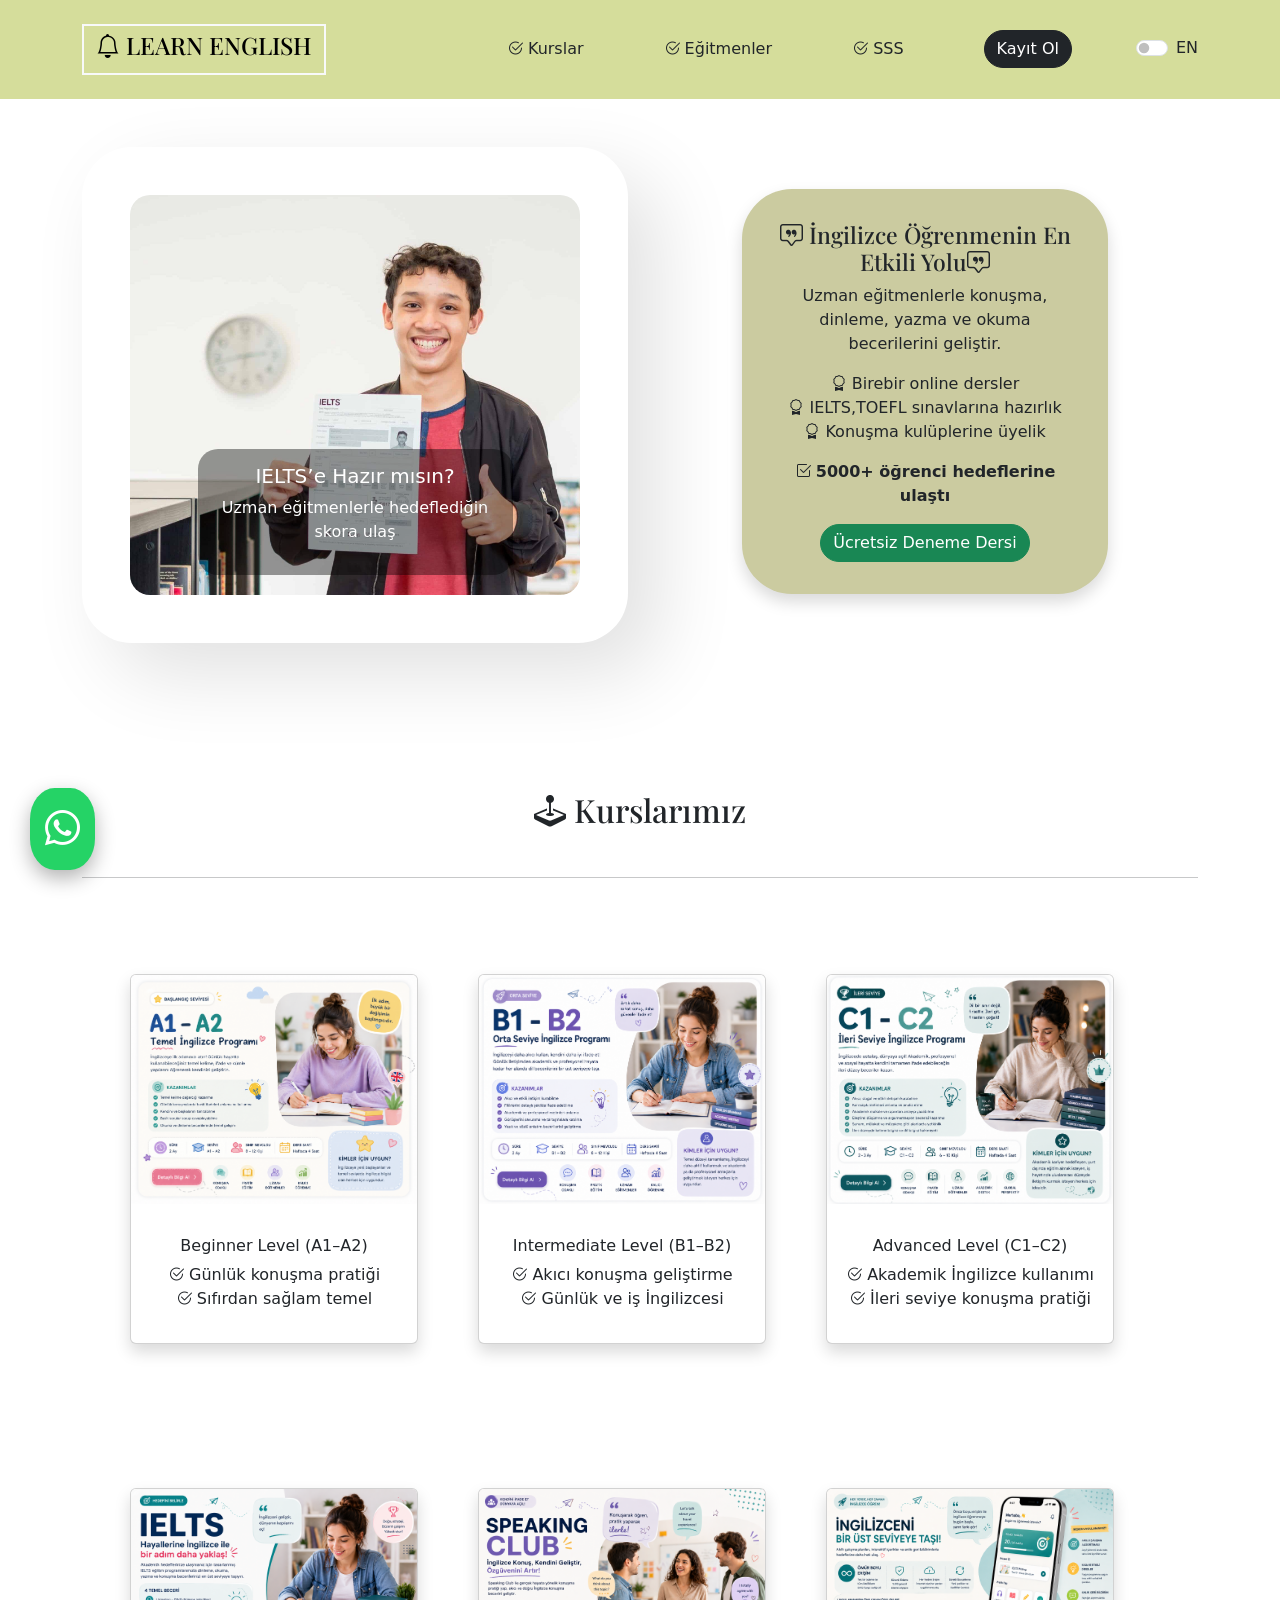
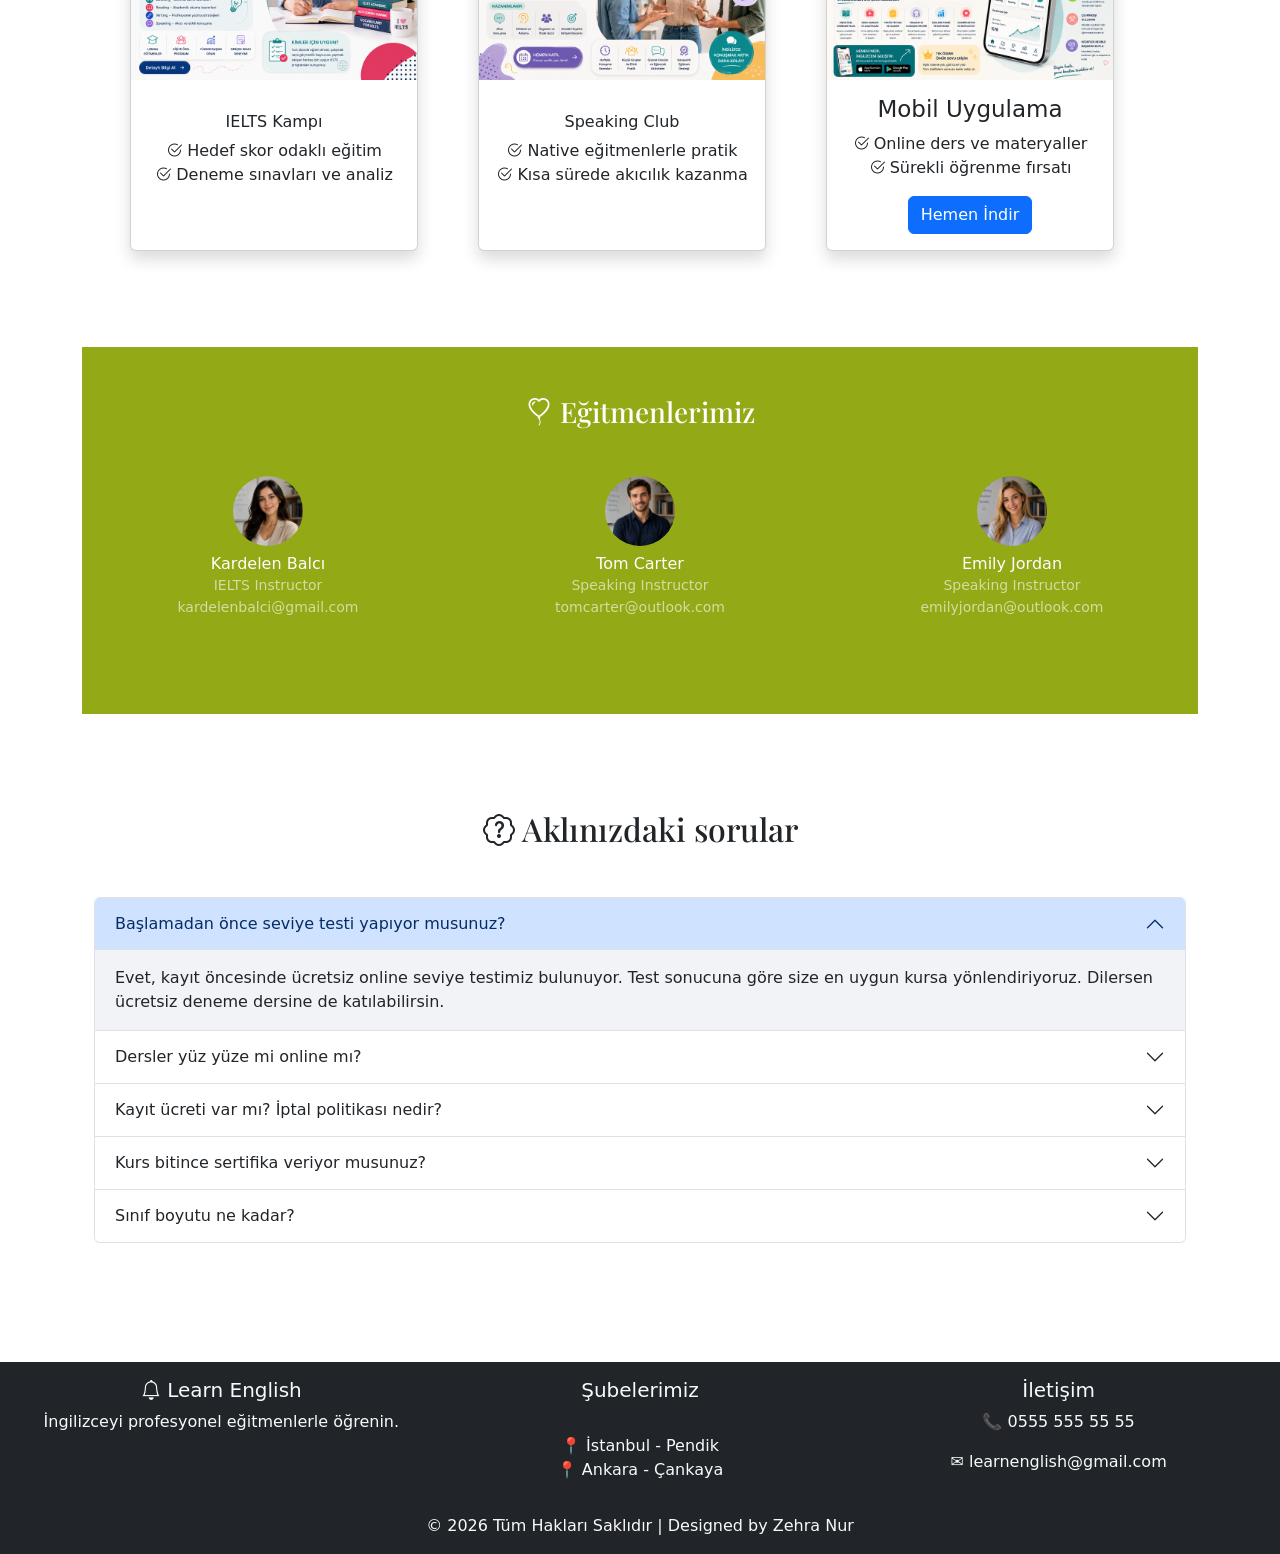
<file: anasayfa.html>
<!DOCTYPE html>
<html lang="en">

<head>
  <meta charset="UTF-8">
  <meta name="viewport" content="width=device-width, initial-scale=1.0">
  <title>learnenglish</title>
  <link href="https://cdn.jsdelivr.net/npm/bootstrap@5.3.8/dist/css/bootstrap.min.css" rel="stylesheet"
    integrity="sha384-sRIl4kxILFvY47J16cr9ZwB07vP4J8+LH7qKQnuqkuIAvNWLzeN8tE5YBujZqJLB" crossorigin="anonymous">
  <link href="https://cdn.jsdelivr.net/npm/bootstrap-icons@1.11.3/font/bootstrap-icons.css" rel="stylesheet">
  <link rel="stylesheet" href="style.css">
  
  <!--bootstrapin icon kütüphanesi cdn i yukarıdaki css için-->
  <!-- css için bootstrap cdn i -->


  <!-- google font tipi için link -->

  <link href="https://fonts.googleapis.com/css2?family=Playfair+Display&display=swap" rel="stylesheet">
</head>

<body>


  <nav class="navbar  py-4">

    <div class="container">

      <a class="navbar-brand  navbar-expand-lg fw-normal border  border-2 border-light" href="anasayfa.html">
        <h4 class="marka">
          <div class="container"><i class="bi bi-bell"></i> LEARN ENGLISH</div>
        </h4>
      </a>


      <!--3 satır şey için div açtık -->


      <div class="d-flex gap-5 align-items-center ">
        <a href="#programlar" class="nav-link mx-3"> <i class="bi bi-check2-circle"></i> <span data-tr="Kurslar"
            data-en="Courses">Kurslar</span></a>
        <a href="#eğitmenler" class="nav-link mx-3"> <i class="bi bi-check2-circle"></i> <span data-tr="Eğitmenler"
            data-en="Instructors">Eğitmenler</span>
        </a>
        <a href="#faq" class="nav-link mx-3"> <i class="bi bi-check2-circle"></i> <span data-tr="SSS"
            data-en="FAQ">SSS</span>
        </a>

        <a href="form.html" class="btn btn-dark rounded-pill ms-3" id="signup"> <span data-tr="Kayıt Ol"
            data-en="Sign Up">Kayıt Ol</span></a>

        <!--ingilizce switch butonu -->
        <div class="form-check form-switch ms-3">
          <input class="form-check-input" type="checkbox" id="languageSwitch" style="cursor: pointer;">
          <label class="form-check-label" for="languageSwitch" id="langLabel">EN</label>
        </div>
      </div>

    </div>

  </nav>



  <!--slider ve yazı-->

  <div class="container text-center">
    <div class="row">
      <div class="col-6">
        <section class="slider-section">


          <div id="carouselExampleCaptions" class="carousel slide mt-5 p-5" data-bs-ride="carousel"
            data-bs-interval="3000"> <!--bu özellik hızını ayarlıyor data bs interval ve otomatik hareket ettiriyor -->
            <div class="carousel-indicators ">
              <button type="button" data-bs-target="#carouselExampleCaptions" data-bs-slide-to="0" class="active"
                aria-current="true" aria-label="Slide 1"></button>
              <button type="button" data-bs-target="#carouselExampleCaptions" data-bs-slide-to="1"
                aria-label="Slide 2"></button>
              <button type="button" data-bs-target="#carouselExampleCaptions" data-bs-slide-to="2"
                aria-label="Slide 3"></button>
            </div>
            <div class="carousel-inner">
              <div class="carousel-item active">
                <img src="kurs foto1.jpg" class="d-block w-100" alt="resim bulunamadı">
                <div class="carousel-caption d-none d-md-block">
                  <h5> <span data-tr="IELTS’e Hazır mısın?" data-en="Are you ready for IELTS">IELTS’e Hazır
                      mısın?</span></h5>
                  <p> <span data-tr="Uzman eğitmenlerle hedeflediğin skora ulaş"
                      data-en="Reach your target score with expert instructors.">Uzman eğitmenlerle hedeflediğin skora
                      ulaş</span>
                  </p>
                </div>
              </div>
              <div class="carousel-item">
                <img src="kurs foto2.png" class="d-block w-100" alt="resim bulunamadı">
                <div class="carousel-caption d-none d-md-block">
                  <h5> <span data-tr="Profesyonel Eğitimle İngilizceyi Öğren"
                      data-en="Learn English with Professional Instructors">Profesyonel Eğitimle İngilizceyi
                      Öğren</span>
                  </h5>
                  <p> <span data-tr="Güncel kaynaklar, yardımcı kitaplar ve konuşma odaklı dersler"
                      data-en="Lessons focused on speaking, supported by up-to-date resources and learning materials.">Güncel
                      kaynaklar, yardımcı kitaplar ve konuşma odaklı dersler</span>
                  </p>
                </div>
              </div>
              <div class="carousel-item">
                <a href="form.html"><img src="kurs foto3.png" class="d-block w-100" alt="resim bulunamadı"></a>
                <div class="carousel-caption d-none d-md-block">
                  <a href="form.html " target="_blank">
                    <h5> <span data-tr="Fırsatı Kaçırma, Hemen Başla"
                        data-en="Don't Miss This Opportunity, Start Today">Fırsatı Kaçırma, Hemen Başla</span>
                    </h5>
                  </a> <!--başka sayfada açılması için target ekledik-->
                  <a href="form.html"> <span data-tr="%20 indirim fırsatıyla hemen aramıza katıl"
                      data-en="Get 20% off and join our community today.">%20 indirim fırsatıyla hemen aramıza
                      katıl</span>
                  </a>
                </div>
              </div>

            </div> <!--bu oklar aşağı eklenmesine ragmen nasıl uste cıkıyor -->
            <button class="carousel-control-prev" type="button" data-bs-target="#carouselExampleCaptions"
              data-bs-slide="prev">
              <span class="carousel-control-prev-icon" aria-hidden="true"></span>
              <span class="visually-hidden">Previous</span>
            </button>
            <button class="carousel-control-next" type="button" data-bs-target="#carouselExampleCaptions"
              data-bs-slide="next">
              <span class="carousel-control-next-icon" aria-hidden="true"></span>
              <span class="visually-hidden">Next</span>
            </button>
          </div>

        </section>




      </div>
      <div class="col-6">
        <div id="introcard" class="card border-0 shadow p-3 ">
          <div class="card-body">
            <h2 class="card-title marka "><i class="bi bi-chat-square-quote"></i> <span
                data-tr="İngilizce Öğrenmenin En Etkili Yolu"
                data-en="The Most Effective Way to Learn English">İngilizce Öğrenmenin En Etkili Yolu</span><i
                class="bi bi-chat-square-quote"></i></h2>

            <p class="card-text ">
              <span data-tr="      Uzman eğitmenlerle konuşma, dinleme, yazma ve okuma becerilerini geliştir.
" data-en="Improve your speaking, listening, writing, and reading skills with expert instructors."> Uzman eğitmenlerle
                konuşma, dinleme, yazma ve okuma becerilerini geliştir.
              </span>
            </p>

            <ul class="list-unstyled">
              <li><i class="bi bi-award"></i> <span data-tr="Birebir online dersler" data-en="One-on-one online lessons

">Birebir online dersler</span>
              </li>
              <li><i class="bi bi-award"></i> <span data-tr="IELTS,TOEFL sınavlarına hazırlık" data-en="IELTS and TOEFL exam preparation
">IELTS,TOEFL sınavlarına hazırlık</span>
              </li>
              <li><i class="bi bi-award"></i> <span data-tr="Konuşma kulüplerine üyelik"
                  data-en="Access to speaking clubs">Konuşma kulüplerine üyelik</span>
              </li>
            </ul>

            <p class="card-text">
              <i class="bi bi-check2-square"></i> <strong> <span data-tr="5000+ öğrenci hedeflerine ulaştı"
                  data-en="Helped over 5,000 students achieve their goals">5000+ öğrenci hedeflerine ulaştı</span>
              </strong>
            </p>

            <a href="form.html" class="btn btn-success rounded-pill">
              <span data-tr=" Ücretsiz Deneme Dersi
" data-en="Free  Trial  Lesson"> Ücretsiz Deneme Dersi
              </span>
            </a>
          </div>
        </div>
      </div>

    </div>
  </div>








  <!--programlar bölümü --> <!--bootstrap classa shadow eklersen direkt gölgelendirir border çeker -->



  <div class="container" id="programlar">

    <h2 id="BaslikProgramlar" class="section-title text-center mb-5 my-5 marka">
      <i class="bi bi-joystick"></i> <span data-tr="Kurslarımız" data-en="Courses">Kurslarımız</span>

    </h2>
    <hr>
    <div class="container text-center p-5 my-5 ">
      <div class="row">
        <div class="col">
          <div class="card shadow" style="width: 18rem;" onclick="openImage('program1.png')">
            <!--onclick ekledik en altta body kapanmadan overlay foto var div içinde bir de css ve js kodu var incele bir de neden bu dive onclick ekledik başka div değil -->
            <img src="program1.png" class="card-img-top" alt="resim bulunamadı">
            <div class="card-body">
              <p class="card-text">
              <h6>Beginner Level (A1–A2)</h6> <i class="bi bi-check2-circle"></i> <span data-tr="Günlük konuşma pratiği " data-en="Daily speaking practice">Günlük konuşma pratiği </span>
<br> <i
                class="bi bi-check2-circle"></i> <span data-tr="Sıfırdan sağlam temel" data-en="Strong foundation from scratch">Sıfırdan sağlam temel</span>
</p>
            </div>
          </div>
        </div>
        <div class="col">
          <div class="card shadow" style="width: 18rem;" onclick="openImage('program2.png')">
            <img src="program2.png" class="card-img-top" alt="resim bulunamadı">
            <div class="card-body">
              <p class="card-text">
              <h6>Intermediate Level (B1–B2)</h6> <i class="bi bi-check2-circle"></i>  <span data-tr="Akıcı konuşma geliştirme" data-en="Improve speaking fluency">Akıcı konuşma geliştirme</span>
 <br><i
                class="bi bi-check2-circle"></i>  <span data-tr="Günlük ve iş İngilizcesi" data-en="Everyday and business English">Günlük ve iş İngilizcesi</span>
 </p>
            </div>
          </div>
        </div>
        <div class="col">
          <div class="card shadow " style="width: 18rem;" onclick="openImage('program3.png')">
            <img src="program3.png" class="card-img-top" alt="resim bulunamadı ">
            <div class="card-body">
              <p class="card-text">
              <h6>Advanced Level (C1–C2)</h6> <i class="bi bi-check2-circle"></i>  <span data-tr="Akademik İngilizce kullanımı" data-en="Academic English skills
">Akademik İngilizce kullanımı</span>
 <br><i
                class="bi bi-check2-circle"></i>
               <span data-tr="İleri seviye konuşma pratiği" data-en="Advanced speaking practice">İleri seviye konuşma pratiği</span>
 </p>
            </div>
          </div>
        </div>
      </div>
    </div>

    <div class="container text-center p-5  ">
      <div class="row">
        <div class="col-md-4 d-flex">
          <div class="card shadow" style="width: 18rem;" onclick="openImage('ielts.png')">
            <img src="ielts.png" class="card-img-top" alt="resim bulunamadı">
            <div class="card-body">
              <p class="card-text">
              <h6> <span data-tr="IELTS Kampı" data-en="IELTS Camp">IELTS Kampı</span>
</h6> <i class="bi bi-check2-circle"></i>  <span data-tr="Hedef skor odaklı eğitim" data-en="Target score-focused preparation">Hedef skor odaklı eğitim</span>
 <br> <i
                class="bi bi-check2-circle"></i>  <span data-tr="Deneme sınavları ve analiz" data-en="Practice tests and performance analysis">Deneme sınavları ve analiz </span>
</p>
            </div>

          </div>
        </div>
        <div class="col-md-4 d-flex">
          <div class="card shadow" style="width: 18rem;" onclick="openImage('speakıng-club.png')">
            <img src="speakıng-club.png" class="card-img-top" alt="resim bulunamadı">
            <div class="card-body">
              <p class="card-text">
              <h6>Speaking Club</h6> <i class="bi bi-check2-circle"></i>  <span data-tr="Native eğitmenlerle pratik" data-en="Practice with native instructors">Native eğitmenlerle pratik</span>
 <br>
              <i class="bi bi-check2-circle"></i> <span data-tr="Kısa sürede akıcılık kazanma" data-en="Improve fluency in a short time">Kısa sürede akıcılık kazanma</span>
 


              </p>


            </div>
          </div>
        </div>
        <div class="col-md-4 d-flex">

          <div class="card shadow" style="width: 18rem;" onclick="openImage('app.png')">
            <img src="app.png" class="card-img-top" alt="resim bulunamadı">
            <div class="card-body">
              <h5 class="card-title"> <span data-tr="Mobil Uygulama" data-en="Mobile App">Mobil Uygulama</span>
</h5>
              <p class="card-text"><i class="bi bi-check2-circle"></i> <span data-tr="Online ders ve materyaller" data-en="Online lessons and learning materials">Online ders ve materyaller</span>
 <br> <i
                  class="bi bi-check2-circle"></i> <span data-tr="Sürekli öğrenme fırsatı" data-en="Learn continuously wherever you are">Sürekli öğrenme fırsatı</span>
</p>
              <a href="https://www.apple.com/app-store/" target="_blank" class="btn btn-primary">  <span data-tr="Hemen İndir" data-en="Download Now">Hemen İndir</span>
 </a>
            </div>
          </div>

        </div>

      </div>

    </div>

    <!--eğitmenlerimiz bölümü-->

    <section id="eğitmenler" class="teachers py-5 mt-5 mb-5 full-section ">
      <div class="container-fluid">

        <h3 id="eğitmenlerBaslik" class="text-center mb-5 marka "> <i class="bi bi-balloon-heart"></i> <span
            data-tr="Eğitmenlerimiz" data-en="Instructors">Eğitmenlerimiz</span>
        </h3>

        <div class="row text-center ">

          <div class="col-md-4 mb-5">
            <img src="Teacher1.png" class="teacher-img">
            <h6 class="mt-2 mb-0">Kardelen Balcı</h6>
            <small>IELTS Instructor</small>
            <a href="mailto:kardelenbalci@gmail.com" style="text-decoration: none;"><small
                class="d-block">kardelenbalci@gmail.com</small></a>
          </div>

          <div class="col-md-4">
            <img src="Teacher2.png" class="teacher-img">
            <h6 class="mt-2 mb-0">Tom Carter</h6>
            <small>Speaking Instructor</small> <!--small tagı yazıyı arka planda gösterir -->
            <a href="mailto:tomcarter@outlook.com" style="text-decoration: none;"><small
                class="d-block">tomcarter@outlook.com</small>
            </a>

          </div>

          <div class="col-md-4">
            <img src="Teacher3.png" class="teacher-img">
            <h6 class="mt-2 mb-0">Emily Jordan </h6>
            <small>Speaking Instructor</small>
            <a href="mailto:emilyjordan@outlook.com" style="text-decoration: none;"><small
                class="d-block">emilyjordan@outlook.com</small></a>
          </div>

        </div>

      </div>
    </section>


    <!-- sss kısmı -->


    <section class="faq py-5  " id="faq" style="height:600px">
      <div class="container">

        <h2 id="FAQ" class="section-title text-center mb-5 marka ">
          <i class="bi bi-patch-question"></i> <span data-tr="Aklınızdaki Sorular" data-en="Frequently Asked Questions">Aklınızdaki sorular</span>
          
        </h2>

        <div class="accordion" id="faqAccordion">

          <div class="accordion-item">
            <h2 class="accordion-header" id="headingOne">
              <button class="accordion-button " type="button" data-bs-toggle="collapse" data-bs-target="#questionOne">
                <span data-tr=" Başlamadan önce seviye testi yapıyor musunuz?
" data-en="Do you provide a placement test before enrollment?"> Başlamadan önce seviye testi yapıyor musunuz?
                </span>

              </button>
            </h2>
            <div id="questionOne" class="accordion-collapse collapse show" data-bs-parent="#faqAccordion">
              <div class="accordion-body">
                <span data-tr="Evet, kayıt öncesinde ücretsiz online seviye testimiz bulunuyor. Test sonucuna göre size en uygun kursa yönlendiriyoruz. Dilersen ücretsiz deneme dersine de katılabilirsin.
" data-en="Yes, we offer a free online placement test before enrollment. Based on your results, we recommend the most suitable course for your level. You can also join a free trial lesson if you wish.">Evet,
                  kayıt öncesinde ücretsiz online seviye testimiz bulunuyor. Test sonucuna göre size en uygun kursa
                  yönlendiriyoruz. Dilersen ücretsiz deneme dersine de katılabilirsin.
                </span>
              </div>
            </div>
          </div>

          <div class="accordion-item">
            <h2 class="accordion-header" id="headingTwo">
              <button class="accordion-button collapsed" type="button" data-bs-toggle="collapse"
                data-bs-target="#questionTwo">
                <span data-tr="Dersler yüz yüze mi online mı?" data-en="Are the lessons online or face-to-face?">Dersler yüz yüze mi online mı?</span>
 
              </button>
            </h2>
            <div id="questionTwo" class="accordion-collapse collapse" data-bs-parent="#faqAccordion">
              <div class="accordion-body">
                 <span data-tr="Her iki seçeneği de sunuyoruz. Merkezimizde yüz yüze ya da canlı online derslerle esnek bir öğrenme
                deneyimi yaşayabilirsin." data-en="We offer both online and face-to-face classes. You can choose the learning method that best suits your schedule and preferences.">Her iki seçeneği de sunuyoruz. Merkezimizde yüz yüze ya da canlı online derslerle esnek bir öğrenme
                deneyimi yaşayabilirsin.</span>

              </div>
            </div>
          </div>

          <div class="accordion-item">
            <h2 class="accordion-header" id="headingThree">
              <button class="accordion-button collapsed" type="button" data-bs-toggle="collapse"
                data-bs-target="#questionThree">
                <span data-tr=" Is there a registration fee? What is your cancellation policy?
" data-en="Is there a registration fee? What is your cancellation policy?"> Kayıt ücreti var mı? İptal politikası nedir?
</span>
              </button>
            </h2>
            <div id="questionThree" class="accordion-collapse collapse" data-bs-parent="#faqAccordion">
              <div class="accordion-body">
                <span data-tr="Kayıt ücreti yoktur. İlk dersten itibaren 14 gün içinde herhangi bir gerekçe göstermeden iptal edebilir,
                ödediğin ücretin tamamını geri alabilirsin." data-en="There is no hidden registration fee. For information about cancellations and refunds, please contact our support team.">Kayıt ücreti yoktur. İlk dersten itibaren 14 gün içinde herhangi bir gerekçe göstermeden iptal edebilir,
                ödediğin ücretin tamamını geri alabilirsin.</span>
 
              </div>
            </div>
          </div>

          <div class="accordion-item">
            <h2 class="accordion-header" id="headingFour">
              <button class="accordion-button collapsed" type="button" data-bs-toggle="collapse"
                data-bs-target="#questionFour">
                 <span data-tr="Kurs bitince sertifika veriyor musunuz?" data-en="Do you provide a certificate after course completion?">Kurs bitince sertifika veriyor musunuz?</span>

              </button>
            </h2>
            <div id="questionFour" class="accordion-collapse collapse" data-bs-parent="#faqAccordion">
              <div class="accordion-body">
                 <span data-tr="Evet, kurs tamamlandığında uluslararası geçerliliği olan LearnEnglish tamamlama sertifikası veriyoruz.
                IELTS/TOEFL kurslarında ise sınav başvuru desteği de sağlıyoruz." data-en="Yes, students who successfully complete the course receive a certificate of completion.">Evet, kurs tamamlandığında uluslararası geçerliliği olan LearnEnglish tamamlama sertifikası veriyoruz.
                IELTS/TOEFL kurslarında ise sınav başvuru desteği de sağlıyoruz.</span>

              </div>
            </div>
          </div>

          <div class="accordion-item">
            <h2 class="accordion-header" id="headingFive">
              <button class="accordion-button collapsed" type="button" data-bs-toggle="collapse"
                data-bs-target="#questionFive">
                 <span data-tr="Sınıf boyutu ne kadar?
" data-en="What is the class size?">Sınıf boyutu ne kadar?
</span>
              </button>
            </h2>
            <div id="questionFive" class="accordion-collapse collapse" data-bs-parent="#faqAccordion">
              <div class="accordion-body">
                 <span data-tr="Maksimum 8 kişilik küçük sınıflarla çalışıyoruz. Bu sayede her öğrenciye kişisel ilgi gösterilebiliyor
                ve hızlı ilerleme sağlanıyor" data-en="Class sizes are kept small to ensure effective learning and active participation. The number of students may vary depending on the course.">Maksimum 8 kişilik küçük sınıflarla çalışıyoruz. Bu sayede her öğrenciye kişisel ilgi gösterilebiliyor
                ve hızlı ilerleme sağlanıyor.</span>

              </div>
            </div>
          </div>
        </div>
      </div>
  </div>
  </section>


  <a href="https://wa.me/090000000" target="_blank" class="whatsapp-btn">
    <i class="bi bi-whatsapp"></i>
  </a>




  <footer class="container-fluid bg-dark text-light  w-100  ">
    <div>

    </div>
    <div class="container-fluid text-center   ">
      <div class="row">
        <!--grid maantıgı kullanmıs -->

        <div class="col-md-4 mt-3 ">
          <h5><i class="bi bi-bell"></i> Learn English</h5>
          <p> <span data-tr="İngilizceyi profesyonel eğitmenlerle öğrenin."
              data-en="Learn English with professional instructors.">İngilizceyi profesyonel eğitmenlerle
              öğrenin.</span>
          </p>
        </div>


        <div class="col-md-4 mt-3">
          <h5><span data-tr="Şubelerimiz" data-en="Our Branches">Şubelerimiz </span>
          </h5>
          <br>
          <ul class="list-unstyled">
            <li>📍 İstanbul - Pendik</li>
            <li>📍 Ankara - Çankaya</li>

          </ul>
        </div>


        <div class="col-md-4 mt-3">
          <h5><span data-tr="İletişim" data-en="Contact Us">İletişim</span></h5>

          <p>📞 0555 555 55 55</p>
          <p>✉️ learnenglish@gmail.com</p>
        </div>

      </div>
    </div>


    <div class="text-center p-3 "> <!--ayrı divde araya çizgi cekmek istersek border top yapabiliriz bu div için -->
      <span data-tr="© 2026 Tüm Hakları Saklıdır | Designed by Zehra Nur"
        data-en="© 2026 All Rights Reserved | Designed by Zehra Nur">© 2026 Tüm Hakları Saklıdır | Designed by Zehra
        Nur</span>

    </div>
  </footer>

  <!--programlar bölümünde resme tıklayınca açılması için -->
  <div id="imageOverlay" onclick="closeImage()">
    <img id="overlayImg">
  </div>

  <script src="https://cdn.jsdelivr.net/npm/bootstrap@5.3.3/dist/js/bootstrap.bundle.min.js"></script>
  <script src="script.js"></script>



</body>

</html>



<!-- en son mobile düşünce navbarın 3 tane yazısını metü butonuna dönüştürecek responsive özelliği yaz -->
</file>
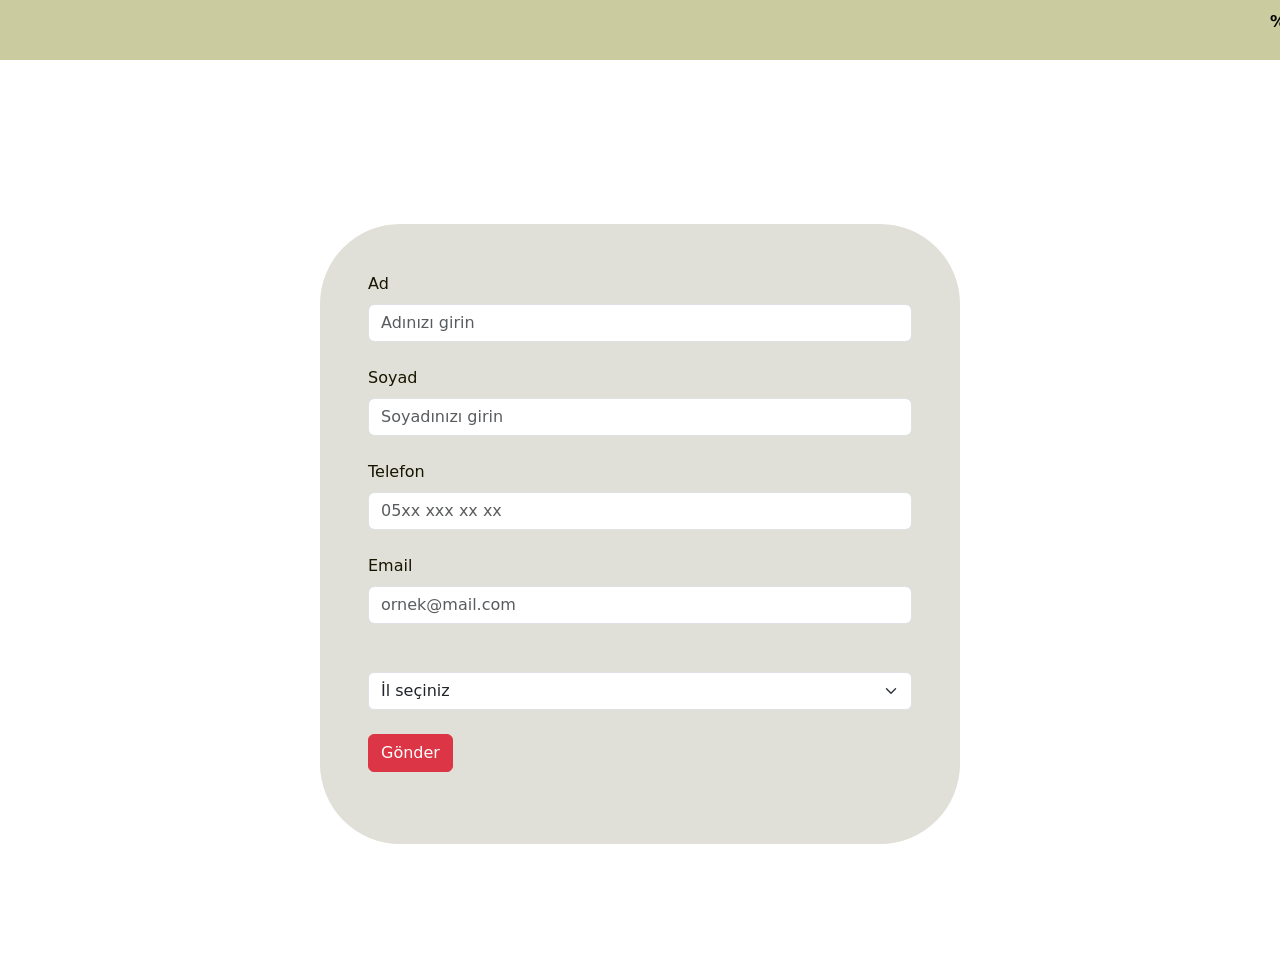
<file: form.html>
<!DOCTYPE html>
<html lang="en">

<head>
    <meta charset="UTF-8">
    <meta name="viewport" content="width=device-width, initial-scale=1.0">
    <title>form</title>
    <link rel="stylesheet" href="style.css">
    <link href="https://cdn.jsdelivr.net/npm/bootstrap@5.3.8/dist/css/bootstrap.min.css" rel="stylesheet"
        integrity="sha384-sRIl4kxILFvY47J16cr9ZwB07vP4J8+LH7qKQnuqkuIAvNWLzeN8tE5YBujZqJLB" crossorigin="anonymous">

    <link href="https://cdn.jsdelivr.net/npm/bootstrap-icons@1.11.3/font/bootstrap-icons.css" rel="stylesheet"> <!--bootstrapin icon kütüphanesi cdn i yukarıdaki css için-->

</head>

<body>

   <div class="kayan-yazı ">
  <p>
    <span class="bosluk">%50 İndirim Fırsatı!  <i class="bi bi-balloon-heart"></i>  </i>Hemen Kayıt Ol !</span>
      
  </p>
</div>
      




<div class="d-flex justify-content-center align-items-center vh-100">

<div class="form-container w-50  ">

    <form class="container mt-5 p-5 " id="contactForm">

        <div class="mb-4">
            <label class="form-label">Ad</label>
            <input type="text" class="form-control" placeholder="Adınızı girin"required >
        </div>

        <div class="mb-4">
            <label class="form-label">Soyad</label>
            <input type="text" class="form-control" placeholder="Soyadınızı girin"required >
        </div>

        <div class="mb-4">
            <label class="form-label">Telefon</label>
            <input type="tel" class="form-control" placeholder="05xx xxx xx xx" required>
        </div>

        <div class="mb-5">
            <label class="form-label">Email</label>
            <input type="email" class="form-control" placeholder="ornek@mail.com"required >
        </div>

        <select class="form-select"  required>
            <option value="" selected disabled>
        İl seçiniz
    </option>
            <option value="1">İstanbul</option>
            <option value="2">Ankara</option>
            <option value="3">İzmir</option>
            <option value="3">Isparta</option>
            <option value="3">Antalya</option>

        </select>

        <div id="successMessage" class="alert alert-success d-none mt-3">
  Formunuz gönderildi. Sizinle en yakın zamanda iletişime geçeceğiz :)
</div>

        <button type="submit" class="btn btn-danger my-4 " id="submit-button">Gönder</button>

    </form>
</div>


</div>


<script src="script.js"></script>
</body>

</html>
</file>
<file: style.css>
.navbar{
    background-color: #d5dd9b;
}

.marka{

  font-family: "Playfair Display", serif; /* şimdilik sadece marka başlığına font family verdim*/
}



.accordion-body{

  background-color: rgb(242, 243, 246);  /* accordion kapanmıyor tıklayınca ona bakacam */
}

.slider-section {
  background-color:rgb(255, 255, 255);
  padding-bottom: 100px;
}

#carouselExampleCaptions{
  max-width: 800px;
  margin:auto;

}

.carousel-item img {
  height: 400px;
  object-fit: cover;
  object-position: left center; 
  border-radius: 20px;
}

.carousel-caption {
  background: rgba(0,0,0,0.4);
  padding: 15px;
  border-radius: 20px;
  opacity:100%;
}

.carousel-caption a{

  color:white;
  text-decoration: none;  /*  linlerdeki alt çizgiyi kaldırdık */
}


.carousel { 
  max-width:1000px;
  margin: 20px auto;          /* slidera golge ver kart sekli vermek için (dliderın cevrsini değiştiremedim ona bak */
  border-radius: 50px;
  overflow: hidden;
  box-shadow:30px 30px 80px rgba(0, 0, 0, 0.12);
  
}


/* yan okları prev next icon rengini ayarlamayı öğren */
.card:hover {
  transform: scale(1.1); /*büyüme oranı */
  transition: 0.2s;  /* geçiş yumuşaklığı*/
}


#introcard{
  background-color: #cbcba0;
  border-radius: 50px;
   margin: 90px;
   
}

.card-title{

  font-size: 23px;
}



/*  wp butonu */

.whatsapp-btn {  /* css yazmasaydık a nın içine ikon koydugumuz için direkt en alta icon gelirdi link özelliğiyle */
  position: fixed;
  bottom: 30px;
  left: 30px;  /* right yapsak sagdan kac bosluk var onu ayarlaruz*/
  background-color: #25D366;
  color: white;
  font-size: 35px;
  padding: 15px;
  border-radius: 38%;
  z-index: 999;
  box-shadow: 0 8px 20px rgba(0,0,0,0.3);  
}

.whatsapp-btn:hover {
  color: white;
  transform: scale(1.1);
}




/* form bolumu */
form{

  background-color: rgb(224, 224, 216);
 border-radius: 80px;

 
}

.form-label{
  color: rgb(21, 21, 0);
}

/* switch butonu default mavı degerini yenmek için csss ekledım yesile donsun dıye */
.form-switch .form-check-input:checked {
    background-color: #198754 !important;
    border-color: #198754 !important;
}

/* form akan başlık bölümü*/
.kayan-yazı{
  width: 100%;
  overflow: hidden;
  white-space: nowrap;
  box-sizing: border-box;
  padding: 10px;
}

.kayan-yazı p {
  display: inline-block;
  padding-left: 100%;
  animation: kaydir 8s linear infinite;
  font-weight: bolder;
  color: black;

}

@keyframes kaydir {
  0% {
    transform: translateX(0);
  }
  100% {
    transform: translateX(-100%);
  }
}


.kayan-yazı{
  background-color: #cbcba0;
}

/* -100% → kendi genişliği kadar sola gider
100% → kendi genişliği kadar sağa gider*/

/* eğitmenler */
.teachers {
  background: #93a915;
  color: white;
}

.teacher-img {
  width: 70px;
  height: 70px;
  border-radius: 50%;
}

small {
  color: rgba(255,255,255,0.6);
}


#imageOverlay {
  position: fixed;
  top: 0;
  left: 0;
  width: 100%;
  height: 100%;
  background-color: rgba(0,0,0,0.8);
  display: none;
  justify-content: center;
  align-items: center;
  z-index: 9999;
}

#overlayImg {
  max-width: 90%;
  max-height: 90%;
}
</file>
